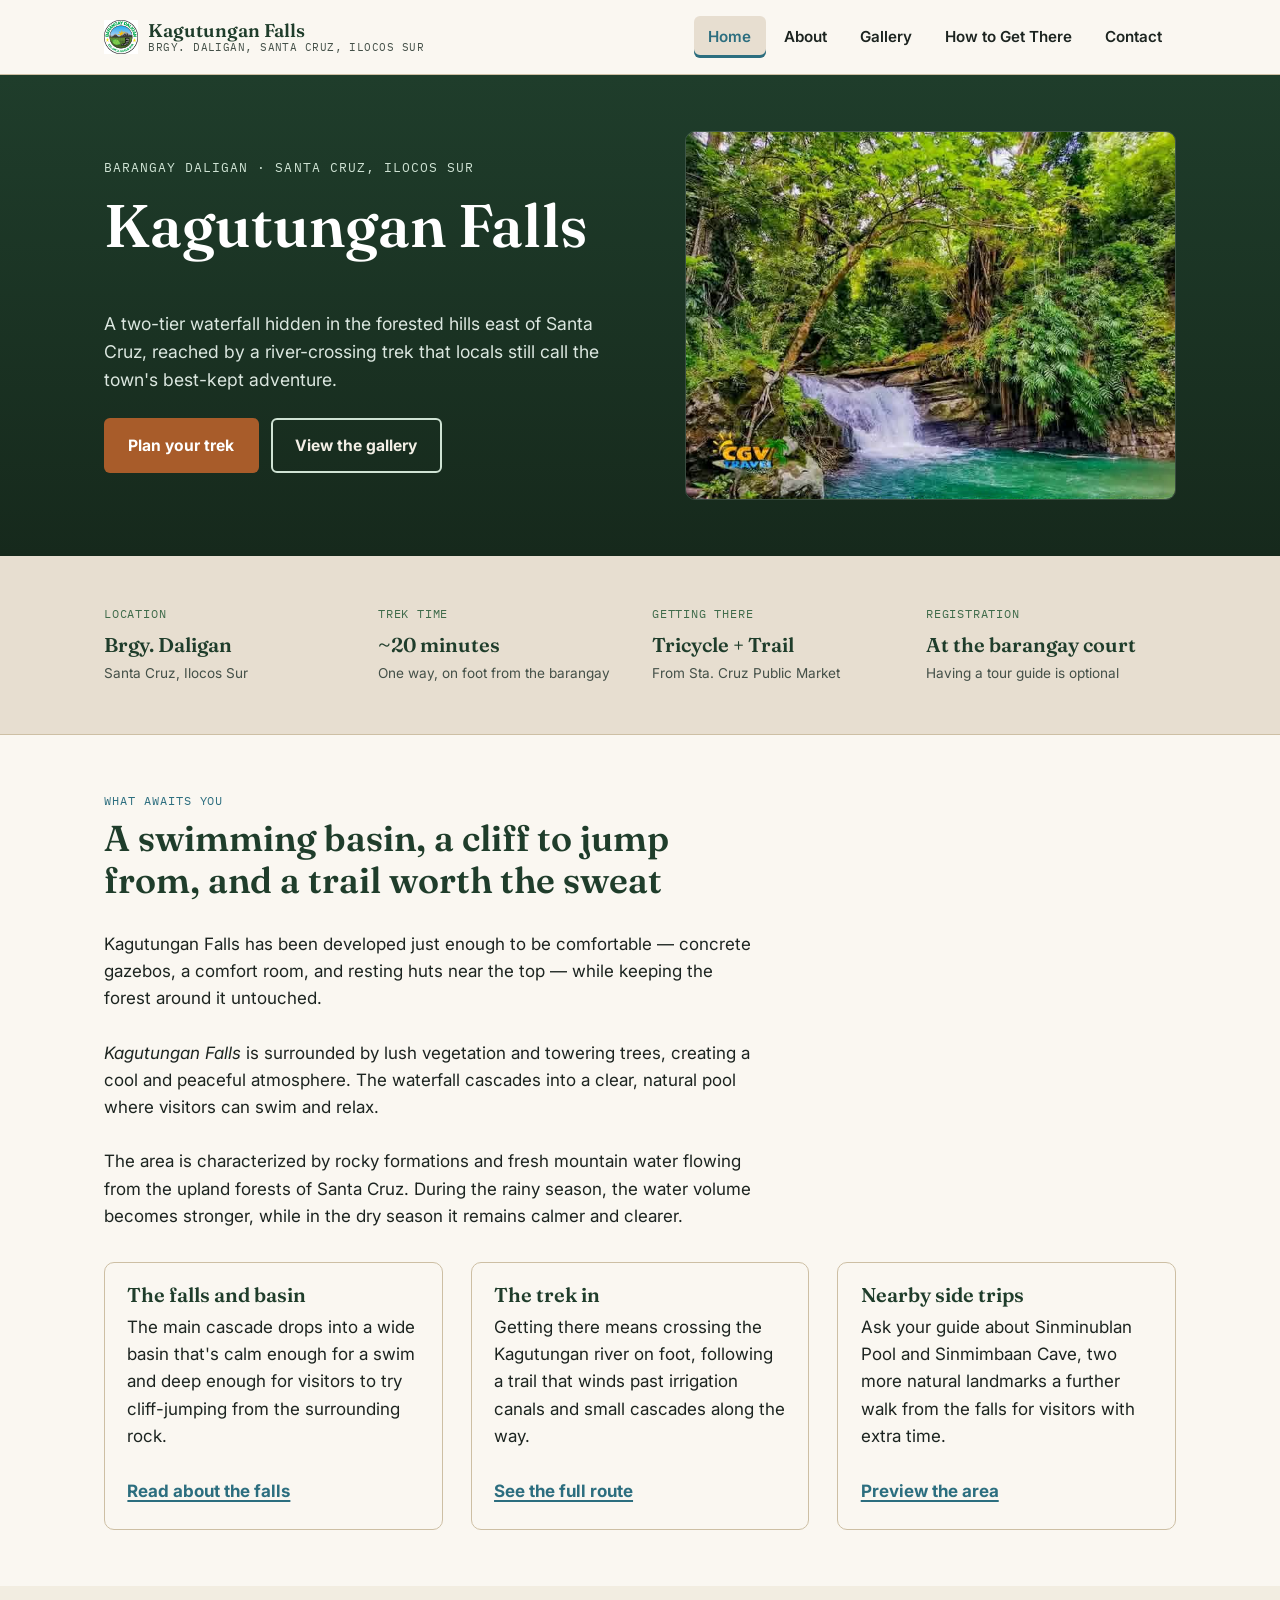
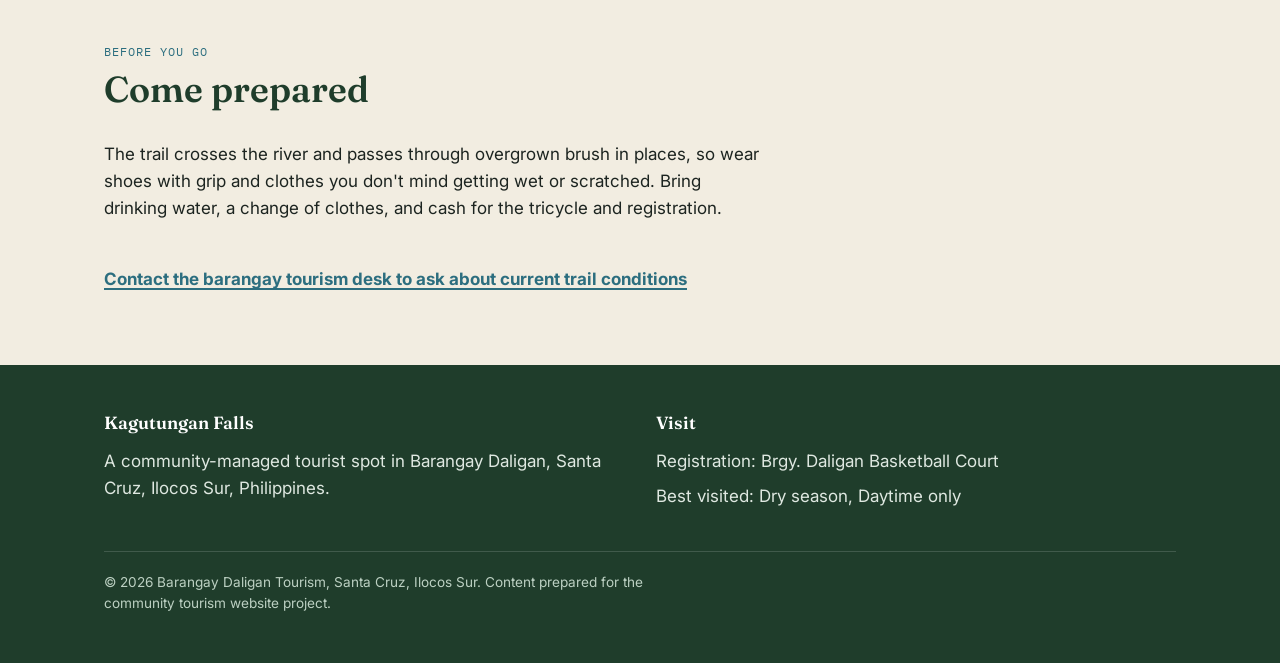
<file: index.html>
<!DOCTYPE html>
<html lang="en">
<head>
  <meta charset="UTF-8">
  <meta name="viewport" content="width=device-width, initial-scale=1.0">
  <title>Kagutungan Falls | Brgy. Daligan, Santa Cruz, Ilocos Sur</title>
  <meta name="description" content="Plan your visit to Kagutungan Falls, a two-tier waterfall and swimming basin in Barangay Daligan, Santa Cruz, Ilocos Sur.">
  <link rel="preconnect" href="https://fonts.googleapis.com">
  <link href="https://fonts.googleapis.com/css2?family=Fraunces:opsz,wght@9..144,500;9..144,600&family=Inter:wght@400;500;600;700&family=IBM+Plex+Mono:wght@400;600&display=swap" rel="stylesheet">
  <link rel="stylesheet" href="css/style.css">
</head>
<body>
  <a class="skip-link" href="#main-content">Skip to main content</a>

  <header class="site-header">
    <div class="container">
      <a class="site-brand" href="index.html">
        <img class="site-brand__mark" src="images/logo.jpg" alt="" width="34" height="34">
        <span class="site-brand__text">Kagutungan Falls<span>Brgy. Daligan, Santa Cruz, Ilocos Sur</span></span>
      </a>
      <nav class="primary-nav" aria-label="Primary">
        <ul>
          <li><a href="index.html" aria-current="page">Home</a></li>
          <li><a href="about.html">About</a></li>
          <li><a href="gallery.html">Gallery</a></li>
          <li><a href="how-to-get-there.html">How to Get There</a></li>
          <li><a href="contact.html">Contact</a></li>
        </ul>
      </nav>
    </div>
  </header>

  <main id="main-content">

    <section class="hero" aria-labelledby="hero-heading">
      <div class="container">
        <div class="hero__copy">
          <p class="hero__eyebrow">Barangay Daligan &middot; Santa Cruz, Ilocos Sur</p>
            <h1 id="hero-heading">Kagutungan Falls</h1>
                <p class="lede">A two-tier waterfall hidden in the forested hills east of Santa Cruz,
                  reached by a river-crossing trek that locals still call the town's best-kept adventure.
                </p>
          <div class="hero__actions">
            <a class="btn btn--primary" href="how-to-get-there.html">Plan your trek</a>
            <a class="btn btn--ghost" href="gallery.html">View the gallery</a>
          </div>
        </div>
        <div class="hero__art">
          <img src="images/TheMainCascade.jpg" alt="Illustration of Kagutungan Falls dropping in two tiers through the forest into a turquoise swimming basin." width="800" height="640">
        </div>
      </div>
    </section>

    <section class="facts" aria-labelledby="facts-heading">
      <h2 id="facts-heading" class="visually-hidden">Quick facts for visitors</h2>
      <div class="container">
        <dl class="fact">
          <dt>Location</dt>
          <dd>Brgy. Daligan <small>Santa Cruz, Ilocos Sur</small></dd>
        </dl>
        <dl class="fact">
          <dt>Trek time</dt>
          <dd>~20 minutes <small>One way, on foot from the barangay</small></dd>
        </dl>
        <dl class="fact">
          <dt>Getting there</dt>
          <dd>Tricycle + Trail <small>From Sta. Cruz Public Market</small></dd>
        </dl>
        <dl class="fact">
          <dt>Registration</dt>
          <dd>At the barangay court <small>Having a tour guide is optional</small></dd>
        </dl>
      </div>
    </section>

    <section class="section" aria-labelledby="highlights-heading">
      <div class="container">
        <div class="section__head">
          <span class="kicker">What awaits you</span>
          <h2 id="highlights-heading">A swimming basin, a cliff to jump from, and a trail worth the sweat</h2>
          <p>Kagutungan Falls has been developed just enough to be comfortable &mdash; concrete gazebos, a comfort room,
            and resting huts near the top &mdash; while keeping the forest around it untouched. <br> <br>
            <em>Kagutungan Falls</em> is surrounded by lush vegetation and towering trees, creating a cool and peaceful atmosphere.
            The waterfall cascades into a clear, natural pool where visitors can swim and relax. <br> <br>
            The area is characterized by rocky formations and fresh mountain water flowing from the upland forests of Santa Cruz.
            During the rainy season, the water volume becomes stronger, while in the dry season it remains calmer and clearer.
          </p>
        </div>
        <div class="card-grid">
          <article class="card">
            <div class="card__body">
              <h3>The falls and basin</h3>
              <p>The main cascade drops into a wide basin that's calm enough for a swim and deep enough for visitors to try cliff-jumping from the surrounding rock.</p>
              <a class="card__link" href="about.html">Read about the falls</a>
            </div>
          </article>
          <article class="card">
            <div class="card__body">
              <h3>The trek in</h3>
              <p>Getting there means crossing the Kagutungan river on foot, following a trail that winds past irrigation canals and small cascades along the way.</p>
              <a class="card__link" href="how-to-get-there.html">See the full route</a>
            </div>
          </article>
          <article class="card">
            <div class="card__body">
              <h3>Nearby side trips</h3>
              <p>Ask your guide about Sinminublan Pool and Sinmimbaan Cave, two more natural landmarks a further walk from the falls for visitors with extra time.</p>
              <a class="card__link" href="gallery.html">Preview the area</a>
            </div>
          </article>
        </div>
      </div>
    </section>

    <section class="section section--tint" aria-labelledby="visit-heading">
      <div class="container">
        <div class="section__head">
          <span class="kicker">Before you go</span>
          <h2 id="visit-heading">Come prepared</h2>
          <p>The trail crosses the river and passes through overgrown brush in places, so wear shoes with grip and clothes you don't mind getting wet or scratched. Bring drinking water, a change of clothes, and cash for the tricycle and registration.</p>
        </div>
        <p><a class="card__link" href="contact.html">Contact the barangay tourism desk to ask about current trail conditions</a></p>
      </div>
    </section>

  </main>

  <footer class="site-footer">
    <div class="container">
      <div class="footer-grid">
        <div>
          <h2>Kagutungan Falls</h2>
          <p>A community-managed tourist spot in Barangay Daligan, Santa Cruz, Ilocos Sur, Philippines.</p>
        </div>
        <div>
          <h2>Visit</h2>
          <ul>
            <li>Registration: Brgy. Daligan Basketball Court</li>
            <li>Best visited: Dry season, Daytime only</li>
          </ul>
        </div>
      </div>
      <div class="footer-bottom">
        <p>&copy; 2026 Barangay Daligan Tourism, Santa Cruz, Ilocos Sur. Content prepared for the community tourism website project.</p>
      </div>
    </div>
  </footer>

</body>
</html>
</file>
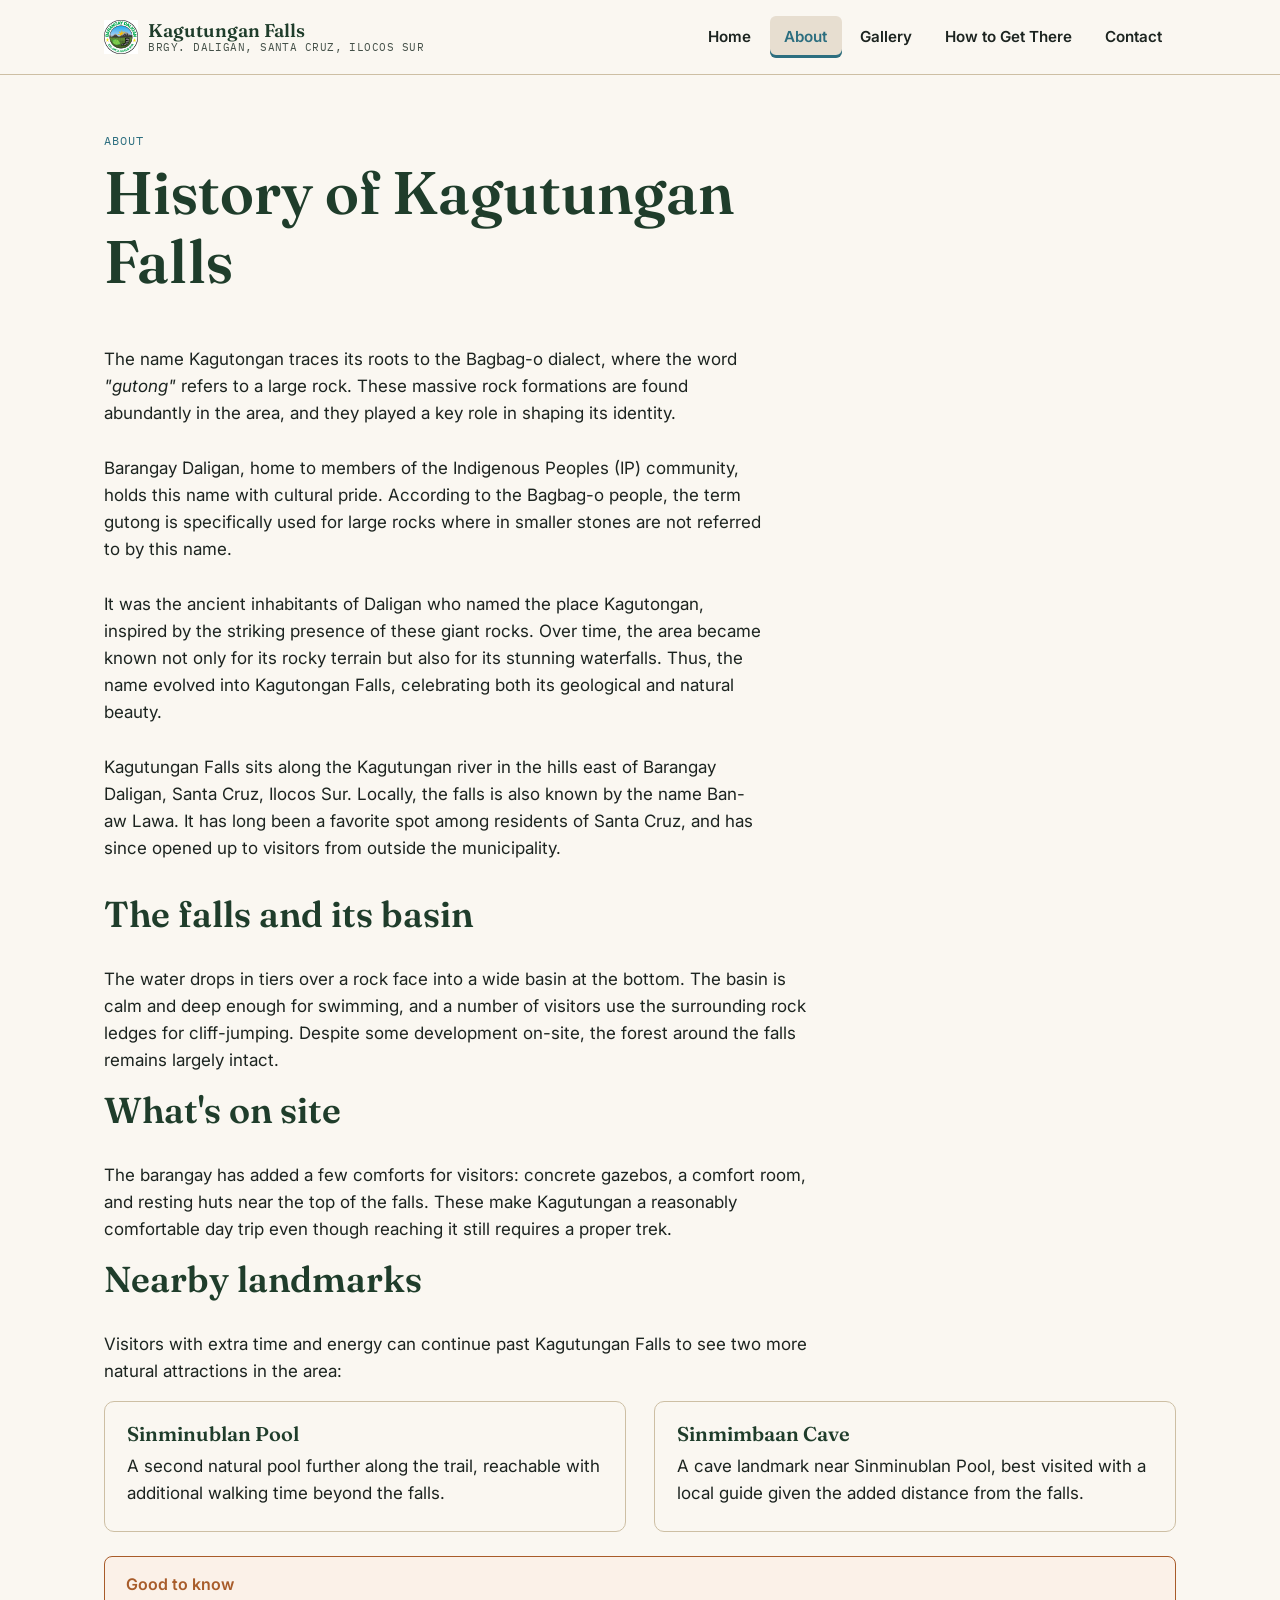
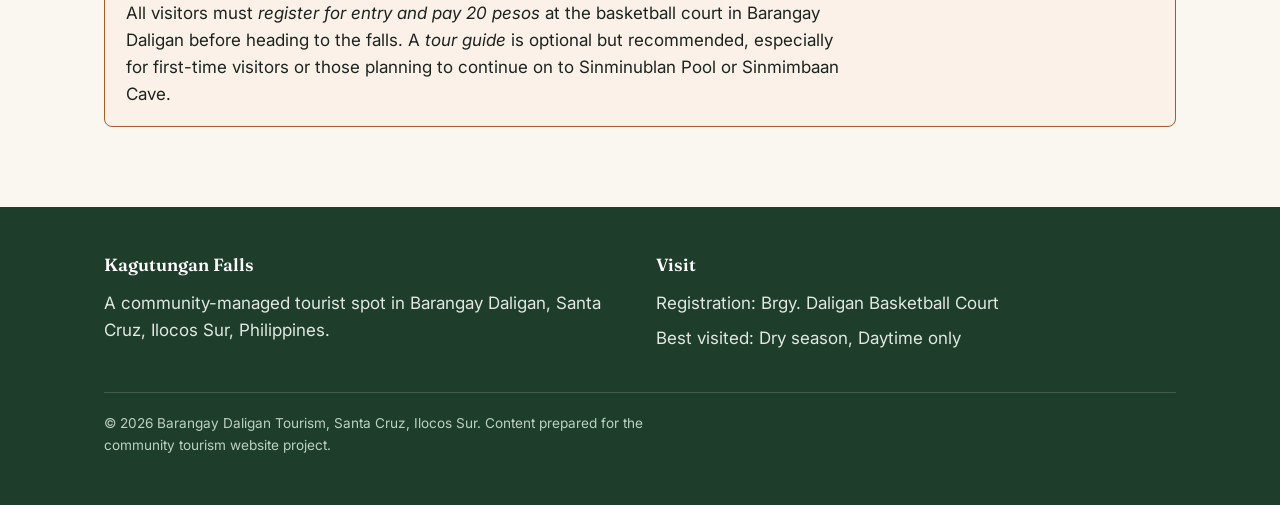
<file: about.html>
<!DOCTYPE html>
<html lang="en">
<head>
  <meta charset="UTF-8">
  <meta name="viewport" content="width=device-width, initial-scale=1.0">
  <title>About the Falls | Kagutungan Falls, Santa Cruz, Ilocos Sur</title>
  <meta name="description" content="Learn about Kagutungan Falls, its basin, cliff-jumping spot, and nearby landmarks in Barangay Daligan, Santa Cruz, Ilocos Sur.">
  <link rel="preconnect" href="https://fonts.googleapis.com">
  <link href="https://fonts.googleapis.com/css2?family=Fraunces:opsz,wght@9..144,500;9..144,600&family=Inter:wght@400;500;600;700&family=IBM+Plex+Mono:wght@400;600&display=swap" rel="stylesheet">
  <link rel="stylesheet" href="css/style.css">
</head>
<body>
  <a class="skip-link" href="#main-content">Skip to main content</a>

  <header class="site-header">
    <div class="container">
      <a class="site-brand" href="index.html">
        <img class="site-brand__mark" src="images/logo.jpg" alt="" width="34" height="34">
        <span class="site-brand__text">Kagutungan Falls<span>Brgy. Daligan, Santa Cruz, Ilocos Sur</span></span>
      </a>
      <nav class="primary-nav" aria-label="Primary">
        <ul>
          <li><a href="index.html">Home</a></li>
          <li><a href="about.html" aria-current="page">About</a></li>
          <li><a href="gallery.html">Gallery</a></li>
          <li><a href="how-to-get-there.html">How to Get There</a></li>
          <li><a href="contact.html">Contact</a></li>
        </ul>
      </nav>
    </div>
  </header>

  <main id="main-content">

    <section class="section" aria-labelledby="about-heading">
      <div class="container">
        <div class="section__head">
          <span class="kicker">About</span>
          <h1 id="about-heading">History of Kagutungan Falls</h1>
          <p>
            The name Kagutongan traces its roots to the Bagbag-o dialect, where the word <em>"gutong"</em> refers to a large rock.
            These massive rock formations are found abundantly in the area, and they played a key role in shaping its identity.
          <br><br>
            Barangay Daligan, home to members of the Indigenous Peoples (IP) community, holds this name with cultural pride.
            According to the Bagbag-o people, the term gutong is specifically used for large rocks where in smaller stones are not referred to by this name.
          <br><br>
            It was the ancient inhabitants of Daligan who named the place Kagutongan, inspired by the striking presence of these giant rocks.
            Over time, the area became known not only for its rocky terrain but also for its stunning waterfalls.
            Thus, the name evolved into Kagutongan Falls, celebrating both its geological and natural beauty.
          <br><br>
            Kagutungan Falls sits along the Kagutungan river in the hills east of Barangay Daligan, Santa Cruz, Ilocos Sur.
            Locally, the falls is also known by the name Ban-aw Lawa. It has long been a favorite spot among residents of Santa Cruz,
            and has since opened up to visitors from outside the municipality.</p>
        </div>

        <article>
          <h2>The falls and its basin</h2>
          <p>The water drops in tiers over a rock face into a wide basin at the bottom.
            The basin is calm and deep enough for swimming, and a number of visitors use the surrounding rock ledges for cliff-jumping.
            Despite some development on-site, the forest around the falls remains largely intact.</p>
        </article>

        <article>
          <h2>What's on site</h2>
          <p>The barangay has added a few comforts for visitors: concrete gazebos, a comfort room, and resting huts near the top of the falls.
            These make Kagutungan a reasonably comfortable day trip even though reaching it still requires a proper trek.</p>
        </article>

        <article>
          <h2>Nearby landmarks</h2>
          <p>Visitors with extra time and energy can continue past Kagutungan Falls to see two more natural attractions in the area:</p>
          <div class="card-grid">
            <div class="card">
              <div class="card__body">
                <h3>Sinminublan Pool</h3>
                <p>A second natural pool further along the trail, reachable with additional walking time beyond the falls.</p>
              </div>
            </div>
            <div class="card">
              <div class="card__body">
                <h3>Sinmimbaan Cave</h3>
                <p>A cave landmark near Sinminublan Pool, best visited with a local guide given the added distance from the falls.</p>
              </div>
            </div>
          </div>
        </article>

        <div class="notice">
          <h3>Good to know</h3>
          <p>All visitors must <em>register for entry and pay 20 pesos</em> at the basketball court in Barangay Daligan before heading to the falls.
            A <i>tour guide</i> is optional but recommended, especially for first-time visitors or those planning to continue on to Sinminublan Pool or Sinmimbaan Cave.</p>
        </div>
      </div>
    </section>

  </main>

  <footer class="site-footer">
    <div class="container">
      <div class="footer-grid">
        <div>
          <h2>Kagutungan Falls</h2>
          <p>A community-managed tourist spot in Barangay Daligan, Santa Cruz, Ilocos Sur, Philippines.</p>
        </div>
        <div>
          <h2>Visit</h2>
          <ul>
            <li>Registration: Brgy. Daligan Basketball Court</li>
            <li>Best visited: Dry season, Daytime only</li>
          </ul>
        </div>
      </div>
      <div class="footer-bottom">
        <p>&copy; 2026 Barangay Daligan Tourism, Santa Cruz, Ilocos Sur. Content prepared for the community tourism website project.</p>
      </div>
    </div>
  </footer>

</body>
</html>
</file>
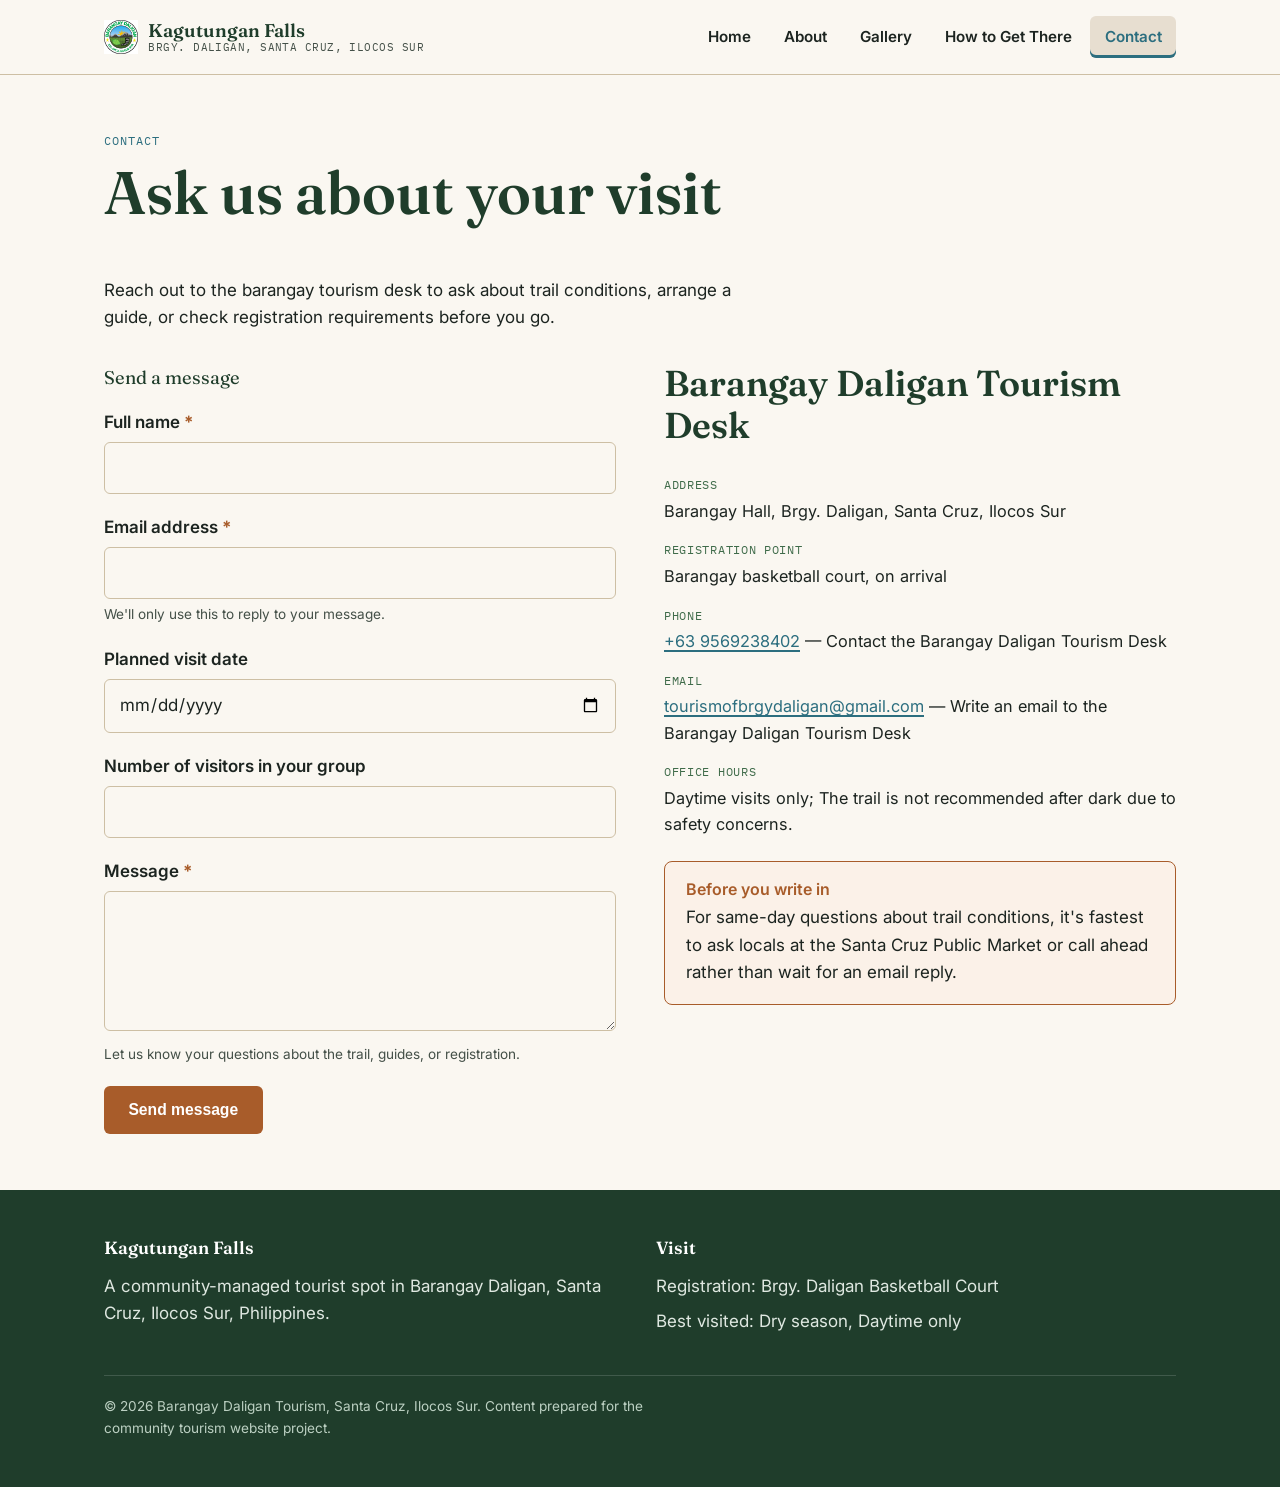
<file: contact.html>
<!DOCTYPE html>
<html lang="en">
<head>
  <meta charset="UTF-8">
  <meta name="viewport" content="width=device-width, initial-scale=1.0">
  <title>Contact | Kagutungan Falls, Santa Cruz, Ilocos Sur</title>
  <meta name="description" content="Get in touch with the Barangay Daligan tourism desk about visiting Kagutungan Falls: registration, guides, and trail conditions.">
  <link rel="preconnect" href="https://fonts.googleapis.com">
  <link href="https://fonts.googleapis.com/css2?family=Fraunces:opsz,wght@9..144,500;9..144,600&family=Inter:wght@400;500;600;700&family=IBM+Plex+Mono:wght@400;600&display=swap" rel="stylesheet">
  <link rel="stylesheet" href="css/style.css">
</head>
<body>
  <a class="skip-link" href="#main-content">Skip to main content</a>

  <header class="site-header">
    <div class="container">
      <a class="site-brand" href="index.html">
        <img class="site-brand__mark" src="images/logo.jpg" alt="" width="34" height="34">
        <span class="site-brand__text">Kagutungan Falls<span>Brgy. Daligan, Santa Cruz, Ilocos Sur</span></span>
      </a>
      <nav class="primary-nav" aria-label="Primary">
        <ul>
          <li><a href="index.html">Home</a></li>
          <li><a href="about.html">About</a></li>
          <li><a href="gallery.html">Gallery</a></li>
          <li><a href="how-to-get-there.html">How to Get There</a></li>
          <li><a href="contact.html" aria-current="page">Contact</a></li>
        </ul>
      </nav>
    </div>
  </header>

  <main id="main-content">

    <section class="section" aria-labelledby="contact-heading">
      <div class="container">
        <div class="section__head">
          <span class="kicker">Contact</span>
          <h1 id="contact-heading">Ask us about your visit</h1>
          <p>Reach out to the barangay tourism desk to ask about trail conditions, arrange a guide, or check registration requirements before you go.</p>
        </div>

        <div class="contact-layout">
          <div>
            <form action="#" method="post">
              <fieldset>
                <legend>Send a message</legend>

                <div class="form-field">
                  <label for="visitor-name">Full name <span class="required-flag" aria-hidden="true">*</span></label>
                  <input type="text" id="visitor-name" name="visitor-name" autocomplete="name" required aria-required="true">
                </div>

                <div class="form-field">
                  <label for="visitor-email">Email address <span class="required-flag" aria-hidden="true">*</span></label>
                  <input type="email" id="visitor-email" name="visitor-email" autocomplete="email" required aria-required="true">
                  <span class="hint" id="email-hint">We'll only use this to reply to your message.</span>
                </div>

                <div class="form-field">
                  <label for="visit-date">Planned visit date</label>
                  <input type="date" id="visit-date" name="visit-date">
                </div>

                <div class="form-field">
                  <label for="party-size">Number of visitors in your group</label>
                  <input type="number" id="party-size" name="party-size" min="1" max="50" inputmode="numeric">
                </div>

                <div class="form-field">
                  <label for="visitor-message">Message <span class="required-flag" aria-hidden="true">*</span></label>
                  <textarea id="visitor-message" name="visitor-message" required aria-required="true" aria-describedby="message-hint"></textarea>
                  <span class="hint" id="message-hint">Let us know your questions about the trail, guides, or registration.</span>
                </div>

                <button type="submit" class="btn btn--primary">Send message</button>
              </fieldset>
            </form>
          </div>

          <div>
            <h2>Barangay Daligan Tourism Desk</h2>
            <dl class="contact-details">
              <dt>Address</dt>
              <dd>Barangay Hall, Brgy. Daligan, Santa Cruz, Ilocos Sur</dd>

              <dt>Registration point</dt>
              <dd>Barangay basketball court, on arrival</dd>

              <dt>Phone</dt>
              <dd><a href="tel:+639569238402">+63 9569238402</a> <span class="hint"> &mdash; Contact the Barangay Daligan Tourism Desk</span></dd>

              <dt>Email</dt>
              <dd><a href="mailto:tourismofbrgydaligan@gmail.com">tourismofbrgydaligan@gmail.com</a> <span class="hint"> &mdash; Write an email to the Barangay Daligan Tourism Desk</span></dd>

              <dt>Office hours</dt>
              <dd>Daytime visits only; The trail is not recommended after dark due to safety concerns.</dd>
            </dl>

            <div class="notice">
              <h3>Before you write in</h3>
              <p>For same-day questions about trail conditions, it's fastest to ask locals at the Santa Cruz Public Market or call ahead rather than wait for an email reply.</p>
            </div>
          </div>
        </div>
      </div>
    </section>

  </main>

  <footer class="site-footer">
    <div class="container">
      <div class="footer-grid">
        <div>
          <h2>Kagutungan Falls</h2>
          <p>A community-managed tourist spot in Barangay Daligan, Santa Cruz, Ilocos Sur, Philippines.</p>
        </div>
        <div>
          <h2>Visit</h2>
          <ul>
            <li>Registration: Brgy. Daligan Basketball Court</li>
            <li>Best visited: Dry season, Daytime only</li>
          </ul>
        </div>
      </div>
      <div class="footer-bottom">
        <p>&copy; 2026 Barangay Daligan Tourism, Santa Cruz, Ilocos Sur. Content prepared for the community tourism website project.</p>
      </div>
    </div>
  </footer>

</body>
</html>
</file>
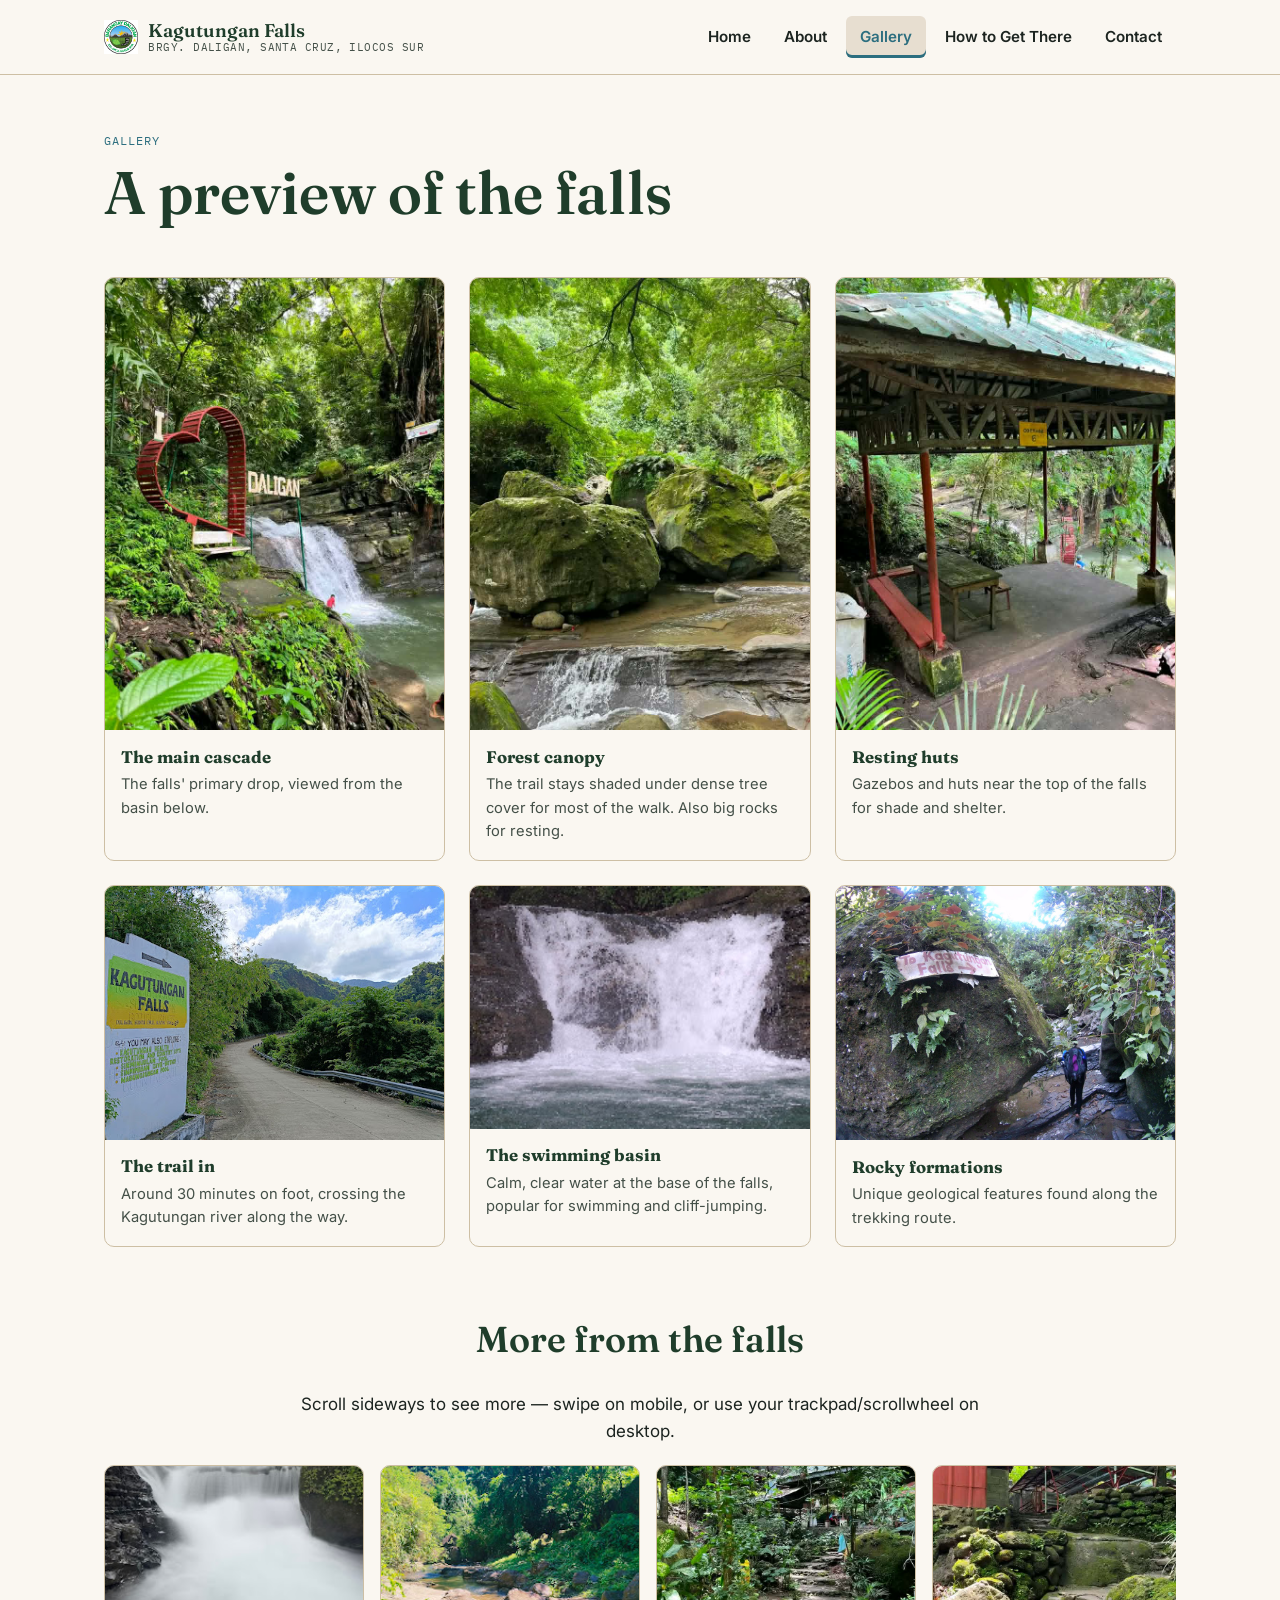
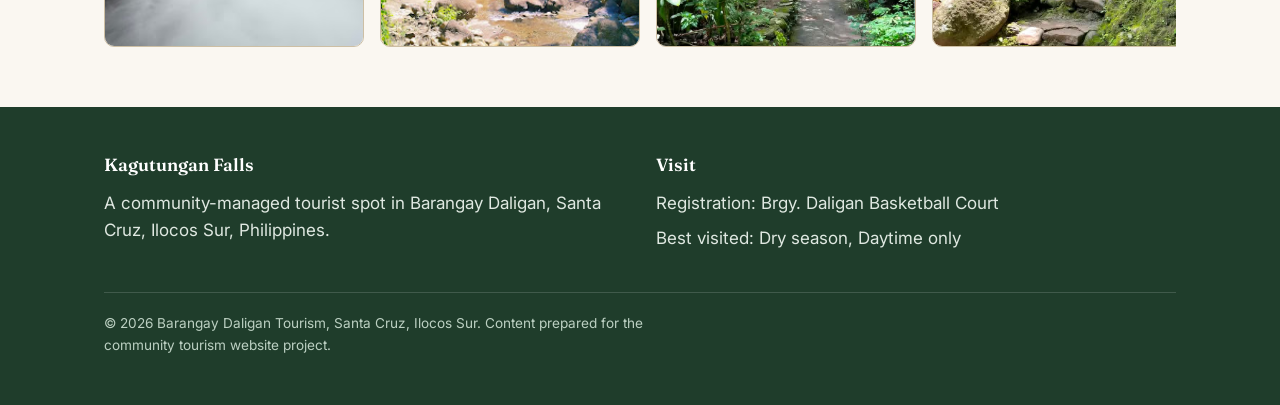
<file: gallery.html>
<!DOCTYPE html>
<html lang="en">
<head>
  <meta charset="UTF-8">
  <meta name="viewport" content="width=device-width, initial-scale=1.0">
  <title>Gallery | Kagutungan Falls, Santa Cruz, Ilocos Sur</title>
  <meta name="description" content="Browse illustrated previews of Kagutungan Falls, its swimming basin, forest trail, and nearby landmarks. Photos to be added by the barangay tourism office.">
  <link rel="preconnect" href="https://fonts.googleapis.com">
  <link href="https://fonts.googleapis.com/css2?family=Fraunces:opsz,wght@9..144,500;9..144,600&family=Inter:wght@400;500;600;700&family=IBM+Plex+Mono:wght@400;600&display=swap" rel="stylesheet">
  <link rel="stylesheet" href="css/style.css">
</head>
<body>
  <a class="skip-link" href="#main-content">Skip to main content</a>

  <header class="site-header">
    <div class="container">
      <a class="site-brand" href="index.html">
        <img class="site-brand__mark" src="images/logo.jpg" alt="" width="34" height="34">
        <span class="site-brand__text">Kagutungan Falls<span>Brgy. Daligan, Santa Cruz, Ilocos Sur</span></span>
      </a>
      <nav class="primary-nav" aria-label="Primary">
        <ul>
          <li><a href="index.html">Home</a></li>
          <li><a href="about.html">About</a></li>
          <li><a href="gallery.html" aria-current="page">Gallery</a></li>
          <li><a href="how-to-get-there.html">How to Get There</a></li>
          <li><a href="contact.html">Contact</a></li>
        </ul>
      </nav>
    </div>
  </header>

  <main id="main-content">

    <section class="section" aria-labelledby="gallery-heading">
      <div class="container">
        <div class="section__head">
          <span class="kicker">Gallery</span>
          <h1 id="gallery-heading">A preview of the falls</h1>
        </div>

        <div class="gallery-grid">
          <figure class="gallery-item">
            <img src="images/TheswimmingBasin1.jpg" alt="The main cascade of Kagutungan Falls dropping over a rock ledge into rising mist." width="400" height="300">
            <figcaption><strong>The main cascade</strong>The falls' primary drop, viewed from the basin below.</figcaption>
          </figure>

          <figure class="gallery-item">
            <img src="images/ForestCanopy.jpg" alt="Dense forest canopy of overlapping treetops along the trek route." width="600" height="300">
            <figcaption><strong>Forest canopy</strong>The trail stays shaded under dense tree cover for most of the walk. Also big rocks for resting.</figcaption>
          </figure>

          <figure class="gallery-item">
            <img src="images/RestingHut2.jpg" alt="Concrete gazebos and resting huts built near the top of the falls." width="400" height="300">
            <figcaption><strong>Resting huts</strong>Gazebos and huts near the top of the falls for shade and shelter.</figcaption>
          </figure>

          <figure class="gallery-item">
            <img src="images/Waystokagutungan1.jpg" alt="The rocky trail and river crossing hikers follow from Barangay Daligan to reach the falls." width="400" height="300">
            <figcaption><strong>The trail in</strong>Around 30 minutes on foot, crossing the Kagutungan river along the way.</figcaption>
          </figure>

           <figure class="gallery-item">
            <img src="images/MainTalon.jpg" alt="The turquoise swimming basin at the base of the falls, ringed by rock and forest." width="400" height="300">
            <figcaption><strong>The swimming basin</strong>Calm, clear water at the base of the falls, popular for swimming and cliff-jumping.</figcaption>
          </figure>

          <figure class="gallery-item">
            <img src="images/Trail.jpg" alt="Sinminublan Pool, a second natural pool a further walk beyond Kagutungan Falls." width="400" height="300">
            <figcaption><strong>Rocky formations</strong>Unique geological features found along the trekking route.</figcaption>
          </figure>

        <section class="scroll-gallery" aria-labelledby="more-photos-heading">
        <div class="scroll-gallery__head">
          <h2 id="more-photos-heading">More from the falls</h2>
          <p>Scroll sideways to see more &mdash; swipe on mobile, or use your trackpad/scrollwheel on desktop.</p>
        </div>

        <div class="scroll-track" role="group" aria-label="Additional photo scroll gallery">
          <figure class="scroll-item">
            <img src="images/falls.jpg" alt="Describe what's actually in this photo" width="460" height="380">
          </figure>
          <figure class="scroll-item">
            <img src="images/scenery.jpg" alt="Describe what's actually in this photo" width="460" height="380">
          </figure>
          <figure class="scroll-item">
            <img src="images/View.jpg" alt="Describe what's actually in this photo" width="460" height="380">
          </figure>
          <figure class="scroll-item">
            <img src="images/RestingHut3.jpg" alt="Describe what's actually in this photo" width="460" height="380">
          </figure>
          <figure class="scroll-item">
            <img src="images/more.jpg" alt="Describe what's actually in this photo" width="460" height="380">
          </figure>
          <!-- more1.jpg removed: the file came through corrupted (0 bytes) in the last upload.
               Re-add a <figure class="scroll-item"><img src="images/more1.jpg" ...></figure>
               block here once a working replacement photo is available. -->
          <figure class="scroll-item">
            <img src="images/more2.jpg" alt="Describe what's actually in this photo" width="460" height="380">
          </figure>
          <figure class="scroll-item">
            <img src="images/more3.jpg" alt="Describe what's actually in this photo" width="460" height="380">
          </figure>
          <!-- repeat this <figure> block for each additional photo -->
        </div>
      </section>
        </div>
      </div>
    </section>

  </main>

  <footer class="site-footer">
    <div class="container">
      <div class="footer-grid">
        <div>
          <h2>Kagutungan Falls</h2>
          <p>A community-managed tourist spot in Barangay Daligan, Santa Cruz, Ilocos Sur, Philippines.</p>
        </div>
        <div>
          <h2>Visit</h2>
          <ul>
            <li>Registration: Brgy. Daligan Basketball Court</li>
            <li>Best visited: Dry season, Daytime only</li>
          </ul>
        </div>
      </div>
      <div class="footer-bottom">
        <p>&copy; 2026 Barangay Daligan Tourism, Santa Cruz, Ilocos Sur. Content prepared for the community tourism website project.</p>
      </div>
    </div>
  </footer>

</body>
</html>
</file>
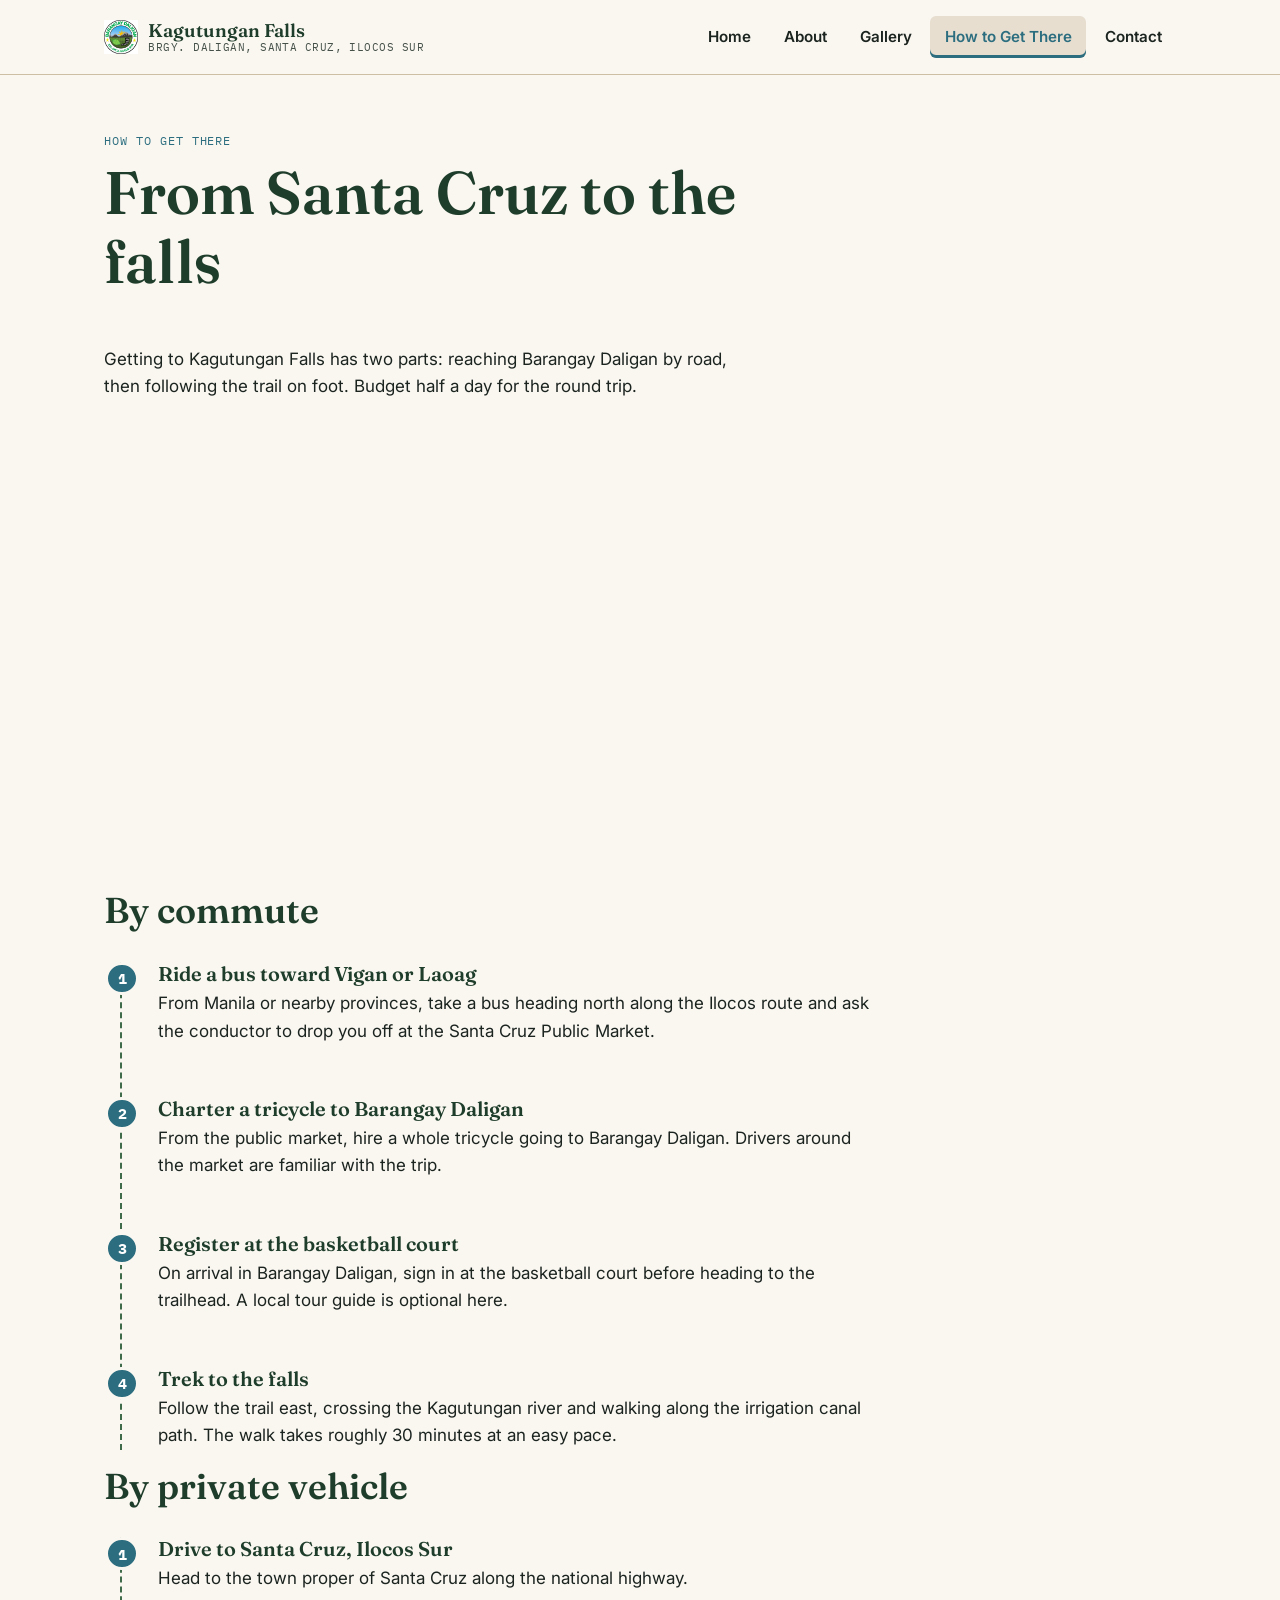
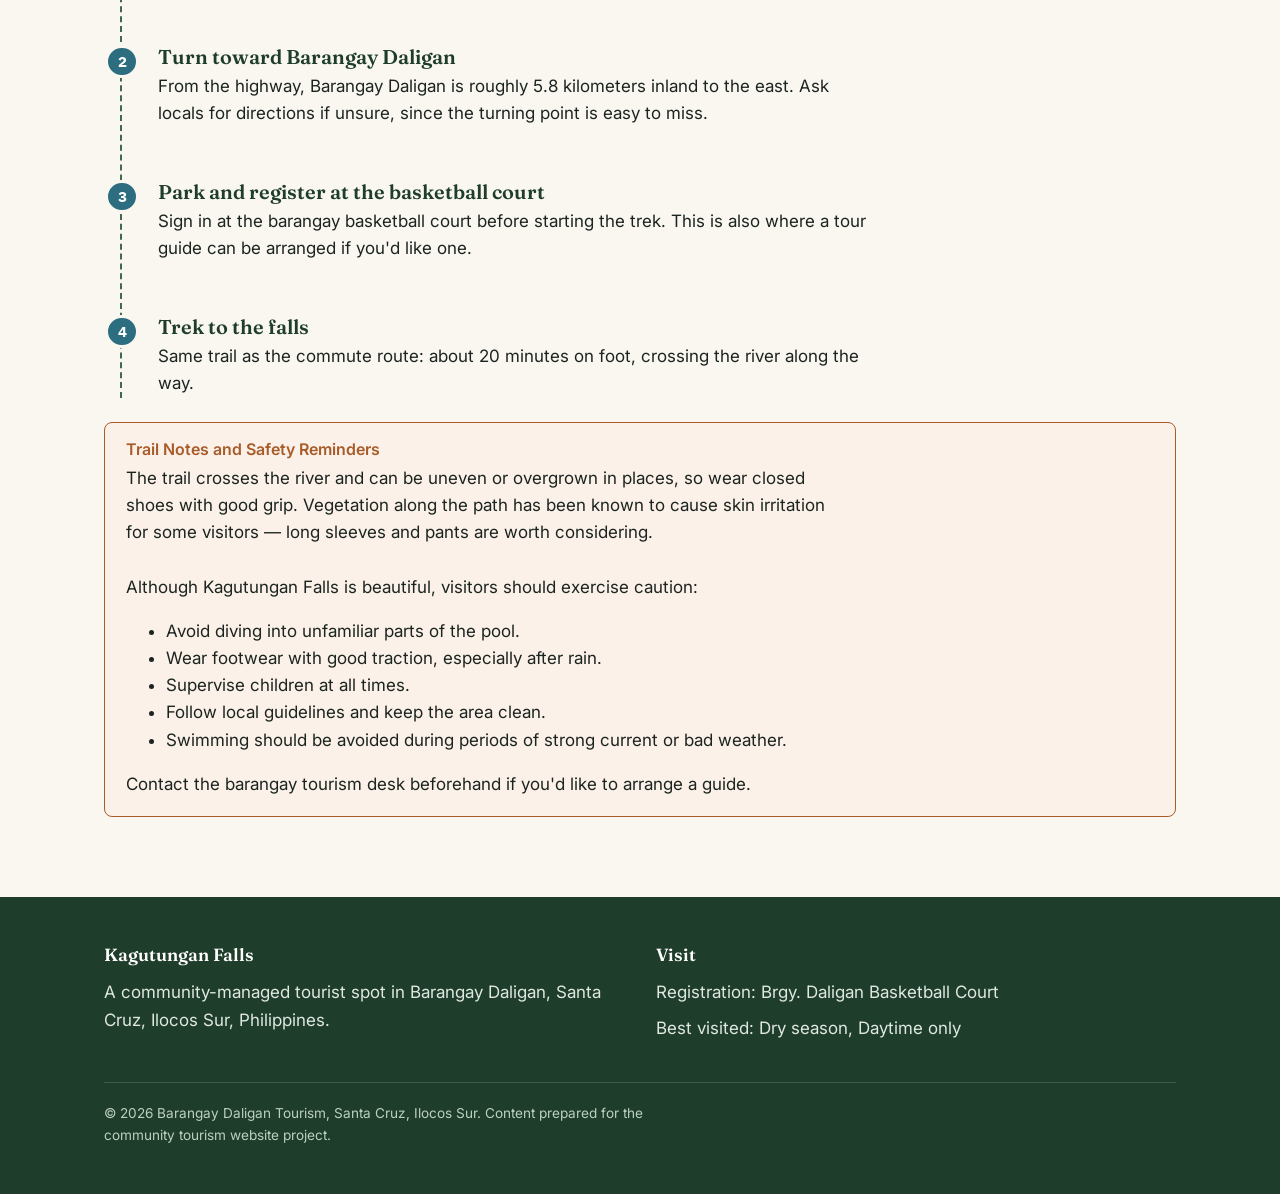
<file: how-to-get-there.html>
<!DOCTYPE html>
<html lang="en">
<head>
  <meta charset="UTF-8">
  <meta name="viewport" content="width=device-width, initial-scale=1.0">
  <title>How to Get There | Kagutungan Falls, Santa Cruz, Ilocos Sur</title>
  <meta name="description" content="Directions to Kagutungan Falls by commute or private vehicle, plus the on-foot trail from Barangay Daligan.">
  <link rel="preconnect" href="https://fonts.googleapis.com">
  <link href="https://fonts.googleapis.com/css2?family=Fraunces:opsz,wght@9..144,500;9..144,600&family=Inter:wght@400;500;600;700&family=IBM+Plex+Mono:wght@400;600&display=swap" rel="stylesheet">
  <link rel="stylesheet" href="css/style.css">
</head>
<body>
  <a class="skip-link" href="#main-content">Skip to main content</a>

  <header class="site-header">
    <div class="container">
      <a class="site-brand" href="index.html">
        <img class="site-brand__mark" src="images/logo.jpg" alt="" width="34" height="34">
        <span class="site-brand__text">Kagutungan Falls<span>Brgy. Daligan, Santa Cruz, Ilocos Sur</span></span>
      </a>
      <nav class="primary-nav" aria-label="Primary">
        <ul>
          <li><a href="index.html">Home</a></li>
          <li><a href="about.html">About</a></li>
          <li><a href="gallery.html">Gallery</a></li>
          <li><a href="how-to-get-there.html" aria-current="page">How to Get There</a></li>
          <li><a href="contact.html">Contact</a></li>
        </ul>
      </nav>
    </div>
  </header>

  <main id="main-content">

    <section class="section" aria-labelledby="directions-heading">
      <div class="container">
        <div class="section__head">
          <span class="kicker">How to get there</span>
          <h1 id="directions-heading">From Santa Cruz to the falls</h1>
          <p>Getting to Kagutungan Falls has two parts: reaching Barangay Daligan by road, then following the trail on foot. Budget half a day for the round trip.</p>
        </div>

        <div class="map-embed">
          <iframe
            src="https://www.google.com/maps/embed?pb=!1m28!1m12!1m3!1d30831.700869625114!2d120.47200252232155!3d17.0613480948723!2m3!1f0!2f0!3f0!3m2!1i1024!2i768!4f13.1!4m13!3e0!4m5!1s0x338e1e671cb3a431%3A0x5effd5a83c9169b5!2sSidaoen%2C%20Santa%20Cruz%2C%20Ilocos%20Sur!3m2!1d17.0704964!2d120.45592579999999!4m5!1s0x338e1f022fba130d%3A0x36f38d9f3134738e!2sKagutungan%2FDaligan%20Falls%2C%20Santa%20Cruz%2C%20Ilocos%20Sur!3m2!1d17.0551217!2d120.5133925!5e1!3m2!1sen!2sph!4v1785908350399!5m2!1sen!2sph" width="600" height="450" style="border:0;" allowfullscreen="" loading="lazy" referrerpolicy="strict-origin-when-cross-origin"
            title="Map showing the route from Santa Cruz to Kagutungan Falls, Barangay Daligan"
            loading="lazy"
            referrerpolicy="no-referrer-when-downgrade">
          </iframe>
        </div>

        <h2>By commute</h2>
        <ol class="trail-steps">
          <li>
            <h3>Ride a bus toward Vigan or Laoag</h3>
            <p>From Manila or nearby provinces, take a bus heading north along the Ilocos route and ask the conductor to drop you off at the Santa Cruz Public Market.</p>
          </li>
          <li>
            <h3>Charter a tricycle to Barangay Daligan</h3>
            <p>From the public market, hire a whole tricycle going to Barangay Daligan. Drivers around the market are familiar with the trip.</p>
          </li>
          <li>
            <h3>Register at the basketball court</h3>
            <p>On arrival in Barangay Daligan, sign in at the basketball court before heading to the trailhead. A local tour guide is optional here.</p>
          </li>
          <li>
            <h3>Trek to the falls</h3>
            <p>Follow the trail east, crossing the Kagutungan river and walking along the irrigation canal path. The walk takes roughly 30 minutes at an easy pace.</p>
          </li>
        </ol>

        <h2>By private vehicle</h2>
        <ol class="trail-steps">
          <li>
            <h3>Drive to Santa Cruz, Ilocos Sur</h3>
            <p>Head to the town proper of Santa Cruz along the national highway.</p>
          </li>
          <li>
            <h3>Turn toward Barangay Daligan</h3>
            <p>From the highway, Barangay Daligan is roughly 5.8 kilometers inland to the east. Ask locals for directions if unsure, since the turning point is easy to miss.</p>
          </li>
          <li>
            <h3>Park and register at the basketball court</h3>
            <p>Sign in at the barangay basketball court before starting the trek. This is also where a tour guide can be arranged if you'd like one.</p>
          </li>
          <li>
            <h3>Trek to the falls</h3>
            <p>Same trail as the commute route: about 20 minutes on foot, crossing the river along the way.</p>
          </li>
        </ol>

        <div class="notice">
          <h3>Trail Notes and Safety Reminders</h3>
          <p>The trail crosses the river and can be uneven or overgrown in places, so wear closed shoes with good grip.
            Vegetation along the path has been known to cause skin irritation for some visitors &mdash; long sleeves and pants are worth considering.
              <br><br>Although Kagutungan Falls is beautiful, visitors should exercise caution:
            <ul>
              <li>Avoid diving into unfamiliar parts of the pool.</li>
              <li>Wear footwear with good traction, especially after rain.</li>
              <li>Supervise children at all times.</li>
              <li>Follow local guidelines and keep the area clean.</li>
              <li>Swimming should be avoided during periods of strong current or bad weather.</li>
            </ul>

            Contact the barangay tourism desk beforehand if you'd like to arrange a guide.</p>
        </div>
      </div>
    </section>

  </main>

  <footer class="site-footer">
    <div class="container">
      <div class="footer-grid">
        <div>
          <h2>Kagutungan Falls</h2>
          <p>A community-managed tourist spot in Barangay Daligan, Santa Cruz, Ilocos Sur, Philippines.</p>
        </div>
        <div>
          <h2>Visit</h2>
          <ul>
            <li>Registration: Brgy. Daligan Basketball Court</li>
            <li>Best visited: Dry season, Daytime only</li>
          </ul>
        </div>
      </div>
      <div class="footer-bottom">
        <p>&copy; 2026 Barangay Daligan Tourism, Santa Cruz, Ilocos Sur. Content prepared for the community tourism website project.</p>
      </div>
    </div>
  </footer>

</body>
</html>
</file>
<file: css/style.css>
/* ==========================================================================
   Kagutungan Falls — Brgy. Daligan, Santa Cruz, Ilocos Sur
   Design tokens
   ========================================================================== */

:root {
  /* Palette — drawn from the falls' own landscape: forest canopy, river
     water, limestone trail rock, and the amber of late-afternoon light
     through the tree cover. */
  --pine: #1f3d2b;        /* deep forest green — dark surfaces, footer */
  --moss: #3f6b4a;        /* mid green — headings on light bg, borders */
  --river: #2c6e7f;       /* teal river blue — links, primary accent */
  --sand: #e7ded0;        /* limestone trail tan — section backgrounds */
  --paper: #faf7f1;       /* warm paper white — page background */
  --amber: #a85c2a;       /* burnt amber — sparing, single accent use */
  --ink: #1c2420;         /* near-black green-grey — body text */
  --ink-soft: #445048;    /* softened body text on light backgrounds */
  --line: #cdbfa4;        /* hairline / rule color */
  --focus: #a85c2a;       /* visible focus ring color */

  --font-display: "Fraunces", Georgia, "Times New Roman", serif;
  --font-body: "Inter", -apple-system, "Segoe UI", sans-serif;
  --font-mono: "IBM Plex Mono", "Courier New", monospace;

  --max-width: 1120px;
}

/* ==========================================================================
   Base / reset
   ========================================================================== */

*, *::before, *::after { box-sizing: border-box; }

html {
  scroll-behavior: smooth;
}

@media (prefers-reduced-motion: reduce) {
  html { scroll-behavior: auto; }
  *, *::before, *::after {
    animation-duration: 0.01ms !important;
    animation-iteration-count: 1 !important;
    transition-duration: 0.01ms !important;
    scroll-behavior: auto !important;
  }
}

body {
  margin: 0;
  font-family: var(--font-body);
  color: var(--ink);
  background: var(--paper);
  line-height: 1.6;
  font-size: 1.0625rem;
}

img { max-width: 100%; display: block; height: auto; }

h1, h2, h3, h4 {
  font-family: var(--font-display);
  color: var(--pine);
  line-height: 1.15;
  margin-top: 0;
}

h1 { font-size: clamp(2.25rem, 4vw + 1rem, 3.75rem); font-weight: 600; }
h2 { font-size: clamp(1.6rem, 2vw + 1rem, 2.25rem); font-weight: 600; }
h3 { font-size: 1.25rem; font-weight: 600; }

p { margin: 0 0 1rem; max-width: 65ch; }

a {
  color: var(--river);
  text-decoration-thickness: 1.5px;
  text-underline-offset: 3px;
}
a:hover { color: var(--amber); }

/* Visible, high-contrast focus state everywhere — required for keyboard
   and screen-magnifier users. Never remove outline without replacing it. */
a:focus-visible,
button:focus-visible,
input:focus-visible,
textarea:focus-visible,
select:focus-visible {
  outline: 3px solid var(--focus);
  outline-offset: 3px;
  border-radius: 2px;
}

.container {
  max-width: var(--max-width);
  margin-inline: auto;
  padding-inline: 1.5rem;
}

/* ==========================================================================
   Skip link — first focusable element, hidden until focused
   ========================================================================== */

.skip-link {
  position: absolute;
  left: 1rem;
  top: -3.5rem;
  background: var(--pine);
  color: #fff;
  padding: 0.75rem 1.25rem;
  border-radius: 0 0 6px 6px;
  z-index: 100;
  transition: top 0.15s ease;
  font-family: var(--font-body);
  font-weight: 600;
}
.skip-link:focus {
  top: 0;
}

/* ==========================================================================
   Header / primary navigation
   ========================================================================== */

.site-header {
  background: var(--paper);
  border-bottom: 1px solid var(--line);
  position: sticky;
  top: 0;
  z-index: 50;
}

.site-header .container {
  display: flex;
  align-items: center;
  justify-content: space-between;
  flex-wrap: wrap;
  gap: 0.75rem;
  padding-block: 1rem;
}

.site-brand {
  display: flex;
  align-items: center;
  gap: 0.65rem;
  text-decoration: none;
  color: var(--pine);
}

.site-brand__mark {
  width: 34px;
  height: 34px;
  flex-shrink: 0;
}

.site-brand__text {
  font-family: var(--font-display);
  font-weight: 600;
  font-size: 1.15rem;
  line-height: 1.1;
  color: var(--pine);
}

.site-brand__text span {
  display: block;
  font-family: var(--font-mono);
  font-size: 0.7rem;
  font-weight: 400;
  color: var(--ink-soft);
  letter-spacing: 0.04em;
  text-transform: uppercase;
}

.primary-nav ul {
  list-style: none;
  display: flex;
  flex-wrap: wrap;
  gap: 0.25rem;
  margin: 0;
  padding: 0;
}

.primary-nav a {
  display: inline-block;
  padding: 0.55rem 0.9rem;
  border-radius: 6px;
  text-decoration: none;
  color: var(--ink);
  font-weight: 600;
  font-size: 0.95rem;
}

.primary-nav a:hover {
  background: var(--sand);
  color: var(--pine);
}

.primary-nav a[aria-current="page"] {
  color: var(--river);
  background: var(--sand);
  box-shadow: inset 0 -3px 0 var(--river);
}

/* ==========================================================================
   Contour-line motif — the site's signature device.
   A topographic rule that stands in for the elevation trail hikers climb
   to reach the falls. Used as a section divider, never as decoration alone.
   ========================================================================== */

.contour-divider {
  width: 100%;
  height: 28px;
  display: block;
}

.contour-divider path {
  fill: none;
  stroke: var(--moss);
  stroke-width: 1.5;
  opacity: 0.55;
}
.contour-divider path:nth-child(2) { opacity: 0.35; }
.contour-divider path:nth-child(3) { opacity: 0.2; }

/* ==========================================================================
   Hero
   ========================================================================== */

.hero {
  background: linear-gradient(180deg, var(--pine) 0%, #16291c 100%);
  color: #f3efe6;
  position: relative;
  overflow: hidden;
}

.hero .container {
  display: grid;
  grid-template-columns: 1.1fr 1fr;
  gap: 2.5rem;
  align-items: center;
  padding-block: 3.5rem;
}

@media (max-width: 780px) {
  .hero .container { grid-template-columns: 1fr; padding-block: 2.5rem; }
}

.hero__eyebrow {
  font-family: var(--font-mono);
  text-transform: uppercase;
  letter-spacing: 0.08em;
  font-size: 0.8rem;
  color: #cfe3d4;
  margin-bottom: 0.75rem;
}

.hero h1 { color: #fff; }

.hero p.lede {
  color: #dbe6df;
  font-size: 1.1rem;
  max-width: 46ch;
}

.hero__actions {
  display: flex;
  gap: 0.75rem;
  flex-wrap: wrap;
  margin-top: 1.5rem;
}

.btn {
  display: inline-block;
  padding: 0.8rem 1.4rem;
  border-radius: 6px;
  font-weight: 700;
  text-decoration: none;
  font-size: 0.98rem;
  border: 2px solid transparent;
}

.btn--primary {
  background: var(--amber);
  color: #fff;
}
.btn--primary:hover { background: #8f4a20; color: #fff; }

.btn--ghost {
  background: transparent;
  border-color: #cfe3d4;
  color: #f3efe6;
}
.btn--ghost:hover { border-color: #fff; color: #fff; background: rgba(255,255,255,0.08); }

.hero__art {
  border-radius: 10px;
  overflow: hidden;
  border: 1px solid rgba(255,255,255,0.15);
}

/* ==========================================================================
   Quick facts strip
   ========================================================================== */

.facts {
  background: var(--sand);
  border-bottom: 1px solid var(--line);
}

.facts .container {
  display: grid;
  grid-template-columns: repeat(auto-fit, minmax(200px, 1fr));
  gap: 1.5rem;
  padding-block: 2rem;
}

.fact dt {
  font-family: var(--font-mono);
  font-size: 0.72rem;
  text-transform: uppercase;
  letter-spacing: 0.07em;
  color: var(--moss);
  margin-bottom: 0.35rem;
}

.fact dd {
  margin: 0;
  font-family: var(--font-display);
  font-size: 1.25rem;
  color: var(--pine);
  font-weight: 600;
}

.fact dd small {
  display: block;
  font-family: var(--font-body);
  font-weight: 400;
  font-size: 0.85rem;
  color: var(--ink-soft);
  margin-top: 0.15rem;
}

/* ==========================================================================
   Generic section rhythm
   ========================================================================== */

.section {
  padding-block: 3.5rem;
}

.section--tint {
  background: #f2ede1;
}

.section__head {
  max-width: 60ch;
  margin-bottom: 2rem;
}

.section__head .kicker {
  font-family: var(--font-mono);
  text-transform: uppercase;
  font-size: 0.75rem;
  letter-spacing: 0.08em;
  color: var(--river);
  display: block;
  margin-bottom: 0.5rem;
}

/* Card grid (used for teasers, gallery, highlights) */

.card-grid {
  display: grid;
  grid-template-columns: repeat(auto-fit, minmax(240px, 1fr));
  gap: 1.75rem;
}

.card {
  background: var(--paper);
  border: 1px solid var(--line);
  border-radius: 10px;
  overflow: hidden;
  display: flex;
  flex-direction: column;
}

.card__body {
  padding: 1.25rem 1.4rem 1.5rem;
}

.card h3 { margin-bottom: 0.5rem; }

.card p:last-child { margin-bottom: 0; }

.card__link {
  font-weight: 700;
  display: inline-block;
  margin-top: 0.75rem;
}

/* ==========================================================================
   Gallery
   ========================================================================== */

.gallery-grid {
  display: grid;
  grid-template-columns: repeat(auto-fit, minmax(260px, 1fr));
  gap: 1.5rem;
}

figure.gallery-item {
  margin: 0;
  border: 1px solid var(--line);
  border-radius: 10px;
  overflow: hidden;
  background: var(--paper);
}

figure.gallery-item figcaption {
  padding: 0.85rem 1rem 1rem;
  font-size: 0.92rem;
  color: var(--ink-soft);
}

figure.gallery-item figcaption strong {
  display: block;
  color: var(--pine);
  font-family: var(--font-display);
  font-size: 1.05rem;
  margin-bottom: 0.15rem;
}

/* ==========================================================================
   Trail steps (How to Get There) — numbering is meaningful here: it is a
   literal sequence of directions a visitor follows in order.
   ========================================================================== */

.trail-steps {
  list-style: none;
  margin: 0;
  padding: 0;
  counter-reset: trail;
  border-left: 2px dashed var(--moss);
  margin-left: 1rem;
}

.trail-steps li {
  position: relative;
  padding: 0 0 2.25rem 2.25rem;
  counter-increment: trail;
}

.trail-steps li::before {
  content: counter(trail);
  position: absolute;
  left: -1.05rem;
  top: 0;
  width: 2.1rem;
  height: 2.1rem;
  border-radius: 50%;
  background: var(--river);
  color: #fff;
  font-family: var(--font-mono);
  font-weight: 700;
  display: flex;
  align-items: center;
  justify-content: center;
  font-size: 0.95rem;
  border: 3px solid var(--paper);
}

.trail-steps li:last-child { padding-bottom: 0; }

.trail-steps h3 { margin-bottom: 0.35rem; }

/* Alert / notice box */

.notice {
  border: 1px solid var(--amber);
  background: #fbf1e8;
  border-radius: 8px;
  padding: 1.1rem 1.3rem;
  margin-block: 1.5rem;
}

.notice h3 {
  font-family: var(--font-body);
  font-size: 1rem;
  color: var(--amber);
  margin-bottom: 0.4rem;
}

.notice p:last-child { margin-bottom: 0; }

/* ==========================================================================
   Forms (Contact page)
   ========================================================================== */

.contact-layout {
  display: grid;
  grid-template-columns: 1fr 1fr;
  gap: 3rem;
}

@media (max-width: 780px) {
  .contact-layout { grid-template-columns: 1fr; }
}

fieldset {
  border: none;
  padding: 0;
  margin: 0;
}

legend {
  font-family: var(--font-display);
  font-size: 1.15rem;
  color: var(--pine);
  padding: 0;
  margin-bottom: 1rem;
}

.form-field {
  margin-bottom: 1.25rem;
}

.form-field label {
  display: block;
  font-weight: 600;
  margin-bottom: 0.4rem;
  color: var(--ink);
}

.form-field .hint {
  display: block;
  font-size: 0.85rem;
  color: var(--ink-soft);
  margin-top: 0.3rem;
}

.form-field input,
.form-field textarea,
.form-field select {
  width: 100%;
  font: inherit;
  padding: 0.7rem 0.85rem;
  border: 1.5px solid var(--line);
  border-radius: 6px;
  background: var(--paper);
  color: var(--ink);
}

.form-field input:focus-visible,
.form-field textarea:focus-visible,
.form-field select:focus-visible {
  border-color: var(--focus);
}

.form-field textarea { resize: vertical; min-height: 140px; }

.required-flag {
  color: var(--amber);
  font-weight: 700;
}

.contact-details dt {
  font-family: var(--font-mono);
  text-transform: uppercase;
  font-size: 0.72rem;
  letter-spacing: 0.06em;
  color: var(--moss);
  margin-top: 1.1rem;
}

.contact-details dt:first-child { margin-top: 0; }

.contact-details dd {
  margin: 0.2rem 0 0;
  font-size: 1.02rem;
}

/* ==========================================================================
   Footer
   ========================================================================== */

.site-footer {
  background: var(--pine);
  color: #dfe8e1;
  padding-block: 3rem 2rem;
}

.site-footer a { color: #f3efe6; }
.site-footer a:hover { color: var(--sand); }

.footer-grid {
  display: grid;
  grid-template-columns: repeat(auto-fit, minmax(200px, 1fr));
  gap: 2rem;
  margin-bottom: 2rem;
}

.footer-grid h2 {
  color: #fff;
  font-size: 1.1rem;
}

.footer-grid ul {
  list-style: none;
  padding: 0;
  margin: 0;
}

.footer-grid li { margin-bottom: 0.5rem; }

.footer-bottom {
  border-top: 1px solid rgba(255,255,255,0.15);
  padding-top: 1.25rem;
  font-size: 0.85rem;
  color: #bcd0c2;
}

/* Visually-hidden utility for extra screen-reader-only context */
.visually-hidden {
  position: absolute;
  width: 1px; height: 1px;
  padding: 0; margin: -1px;
  overflow: hidden;
  clip: rect(0,0,0,0);
  white-space: nowrap;
  border: 0;
}
/* ==========================================================================
   Horizontal scroll strip (additional photos, below the main gallery)
   ========================================================================== */

.scroll-gallery {
  /* The scroll gallery sits inside .gallery-grid, so make it span the
     full row instead of being constrained to a single gallery card column. */
  grid-column: 1 / -1;
  width: 100%;
  margin-top: 3rem;
}

.scroll-gallery__head {
  text-align: center;
  margin-bottom: 1.25rem;
}

.scroll-gallery__head p {
  margin-inline: auto;
}

.scroll-track {
  display: flex;
  gap: 1rem;
  overflow-x: auto;
  scroll-snap-type: x proximity;
  padding-bottom: 0.25rem;

  /* Hide the scrollbar across browsers — swipe/drag/scroll still works,
     it just isn't drawn as a visible track+thumb. */
  scrollbar-width: none;      /* Firefox */
  -ms-overflow-style: none;   /* older Edge / IE */
}

.scroll-track::-webkit-scrollbar {
  display: none;              /* Chrome, Safari, newer Edge */
}

.scroll-item {
  flex: 0 0 auto;
  width: clamp(160px, 42vw, 260px);
  scroll-snap-align: start;
  margin: 0;
  border: 1px solid var(--line);
  border-radius: 10px;
  overflow: hidden;
  background: var(--paper);
}

.scroll-item img {
  width: 100%;
  height: clamp(120px, 30vw, 180px);
  object-fit: cover;
}

.scroll-item figcaption {
  padding: 0.6rem 0.8rem 0.75rem;
  font-size: 0.85rem;
  color: var(--ink-soft);
}

@media (max-width: 480px) {
  .scroll-track { gap: 0.75rem; }
}
</file>
